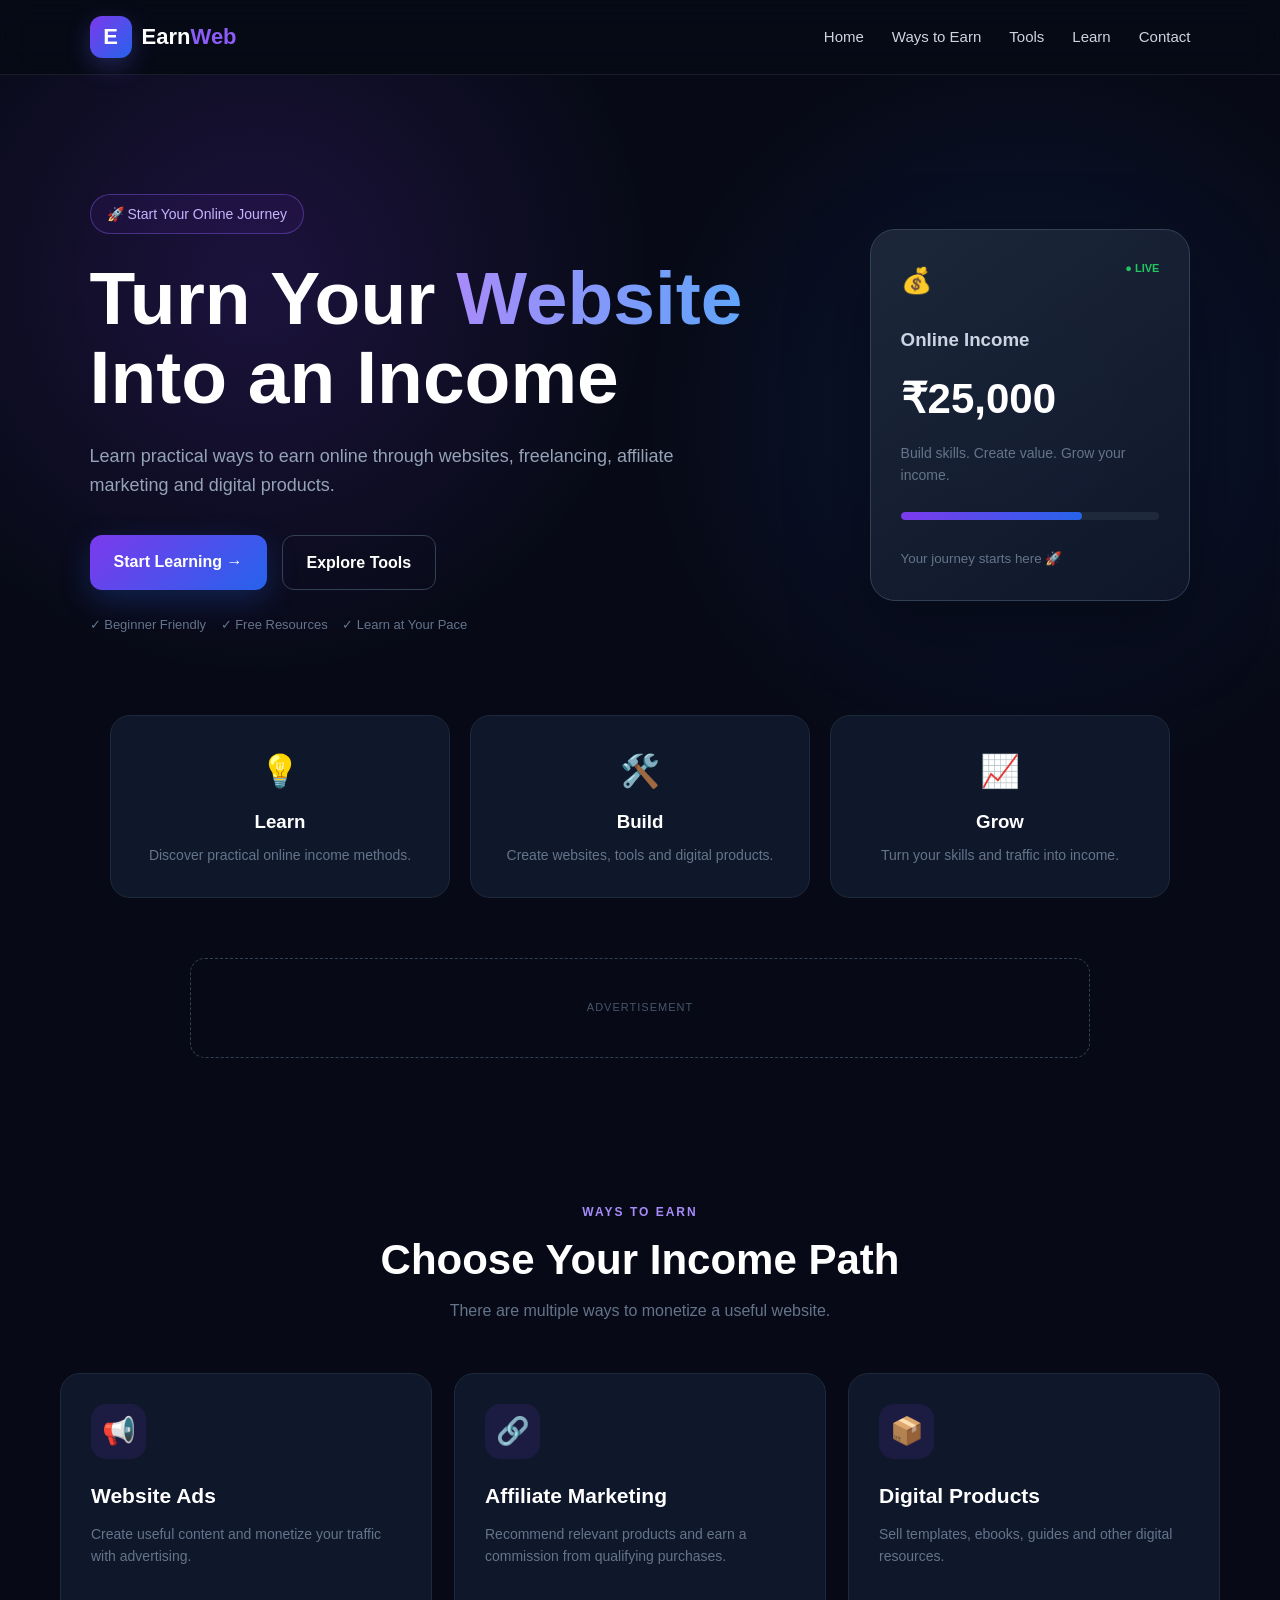
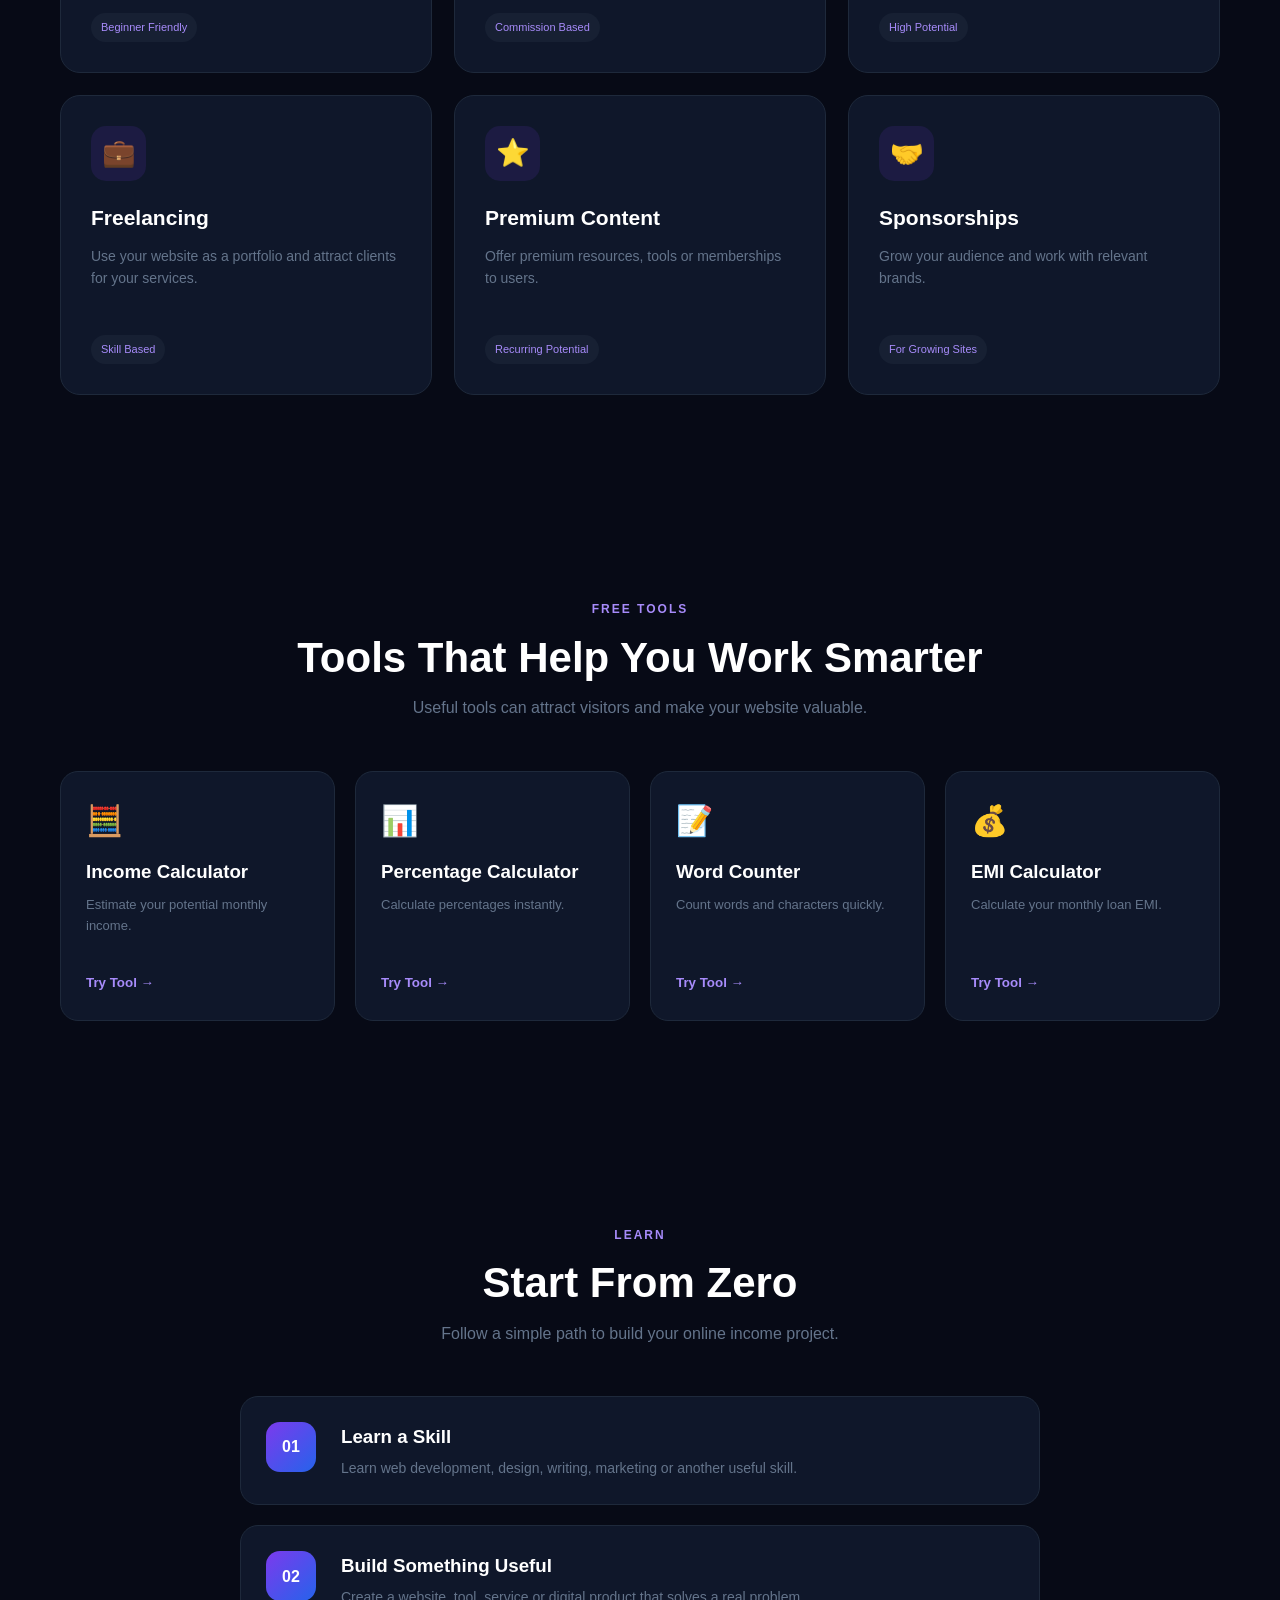
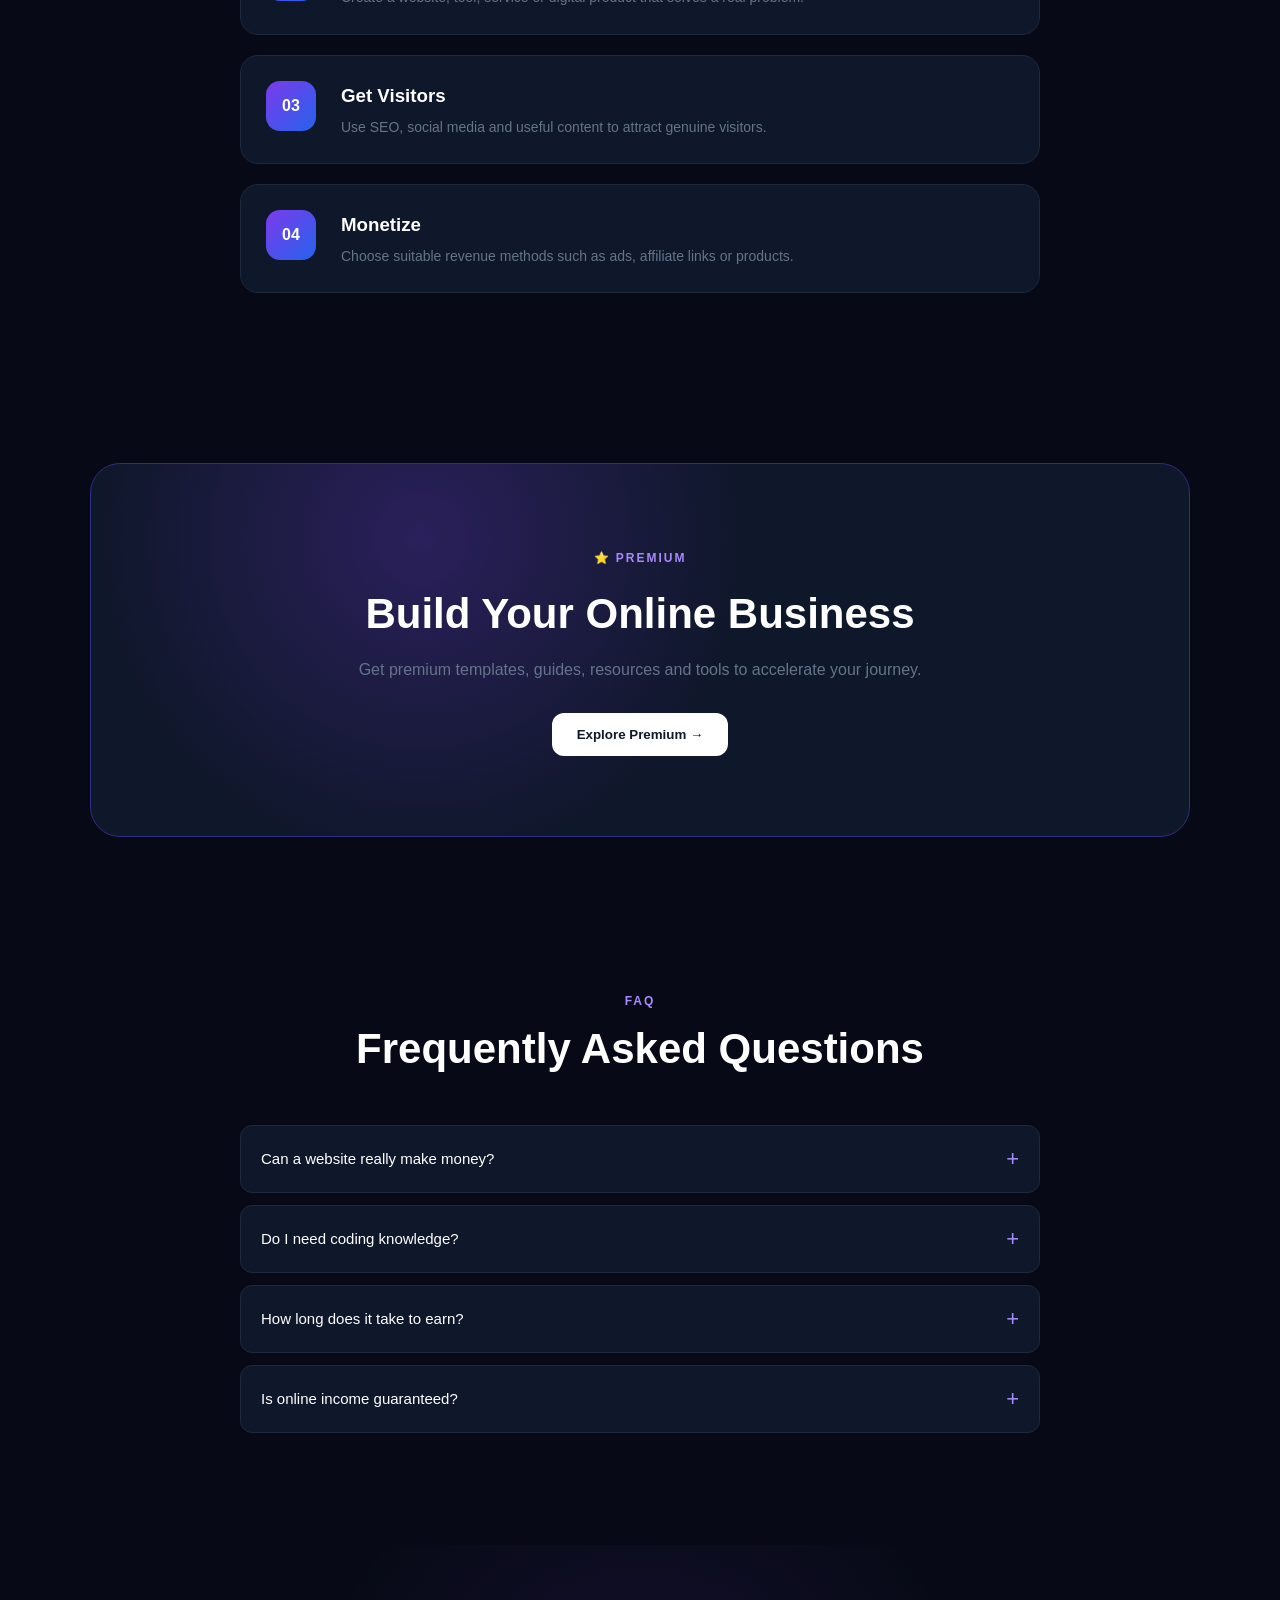
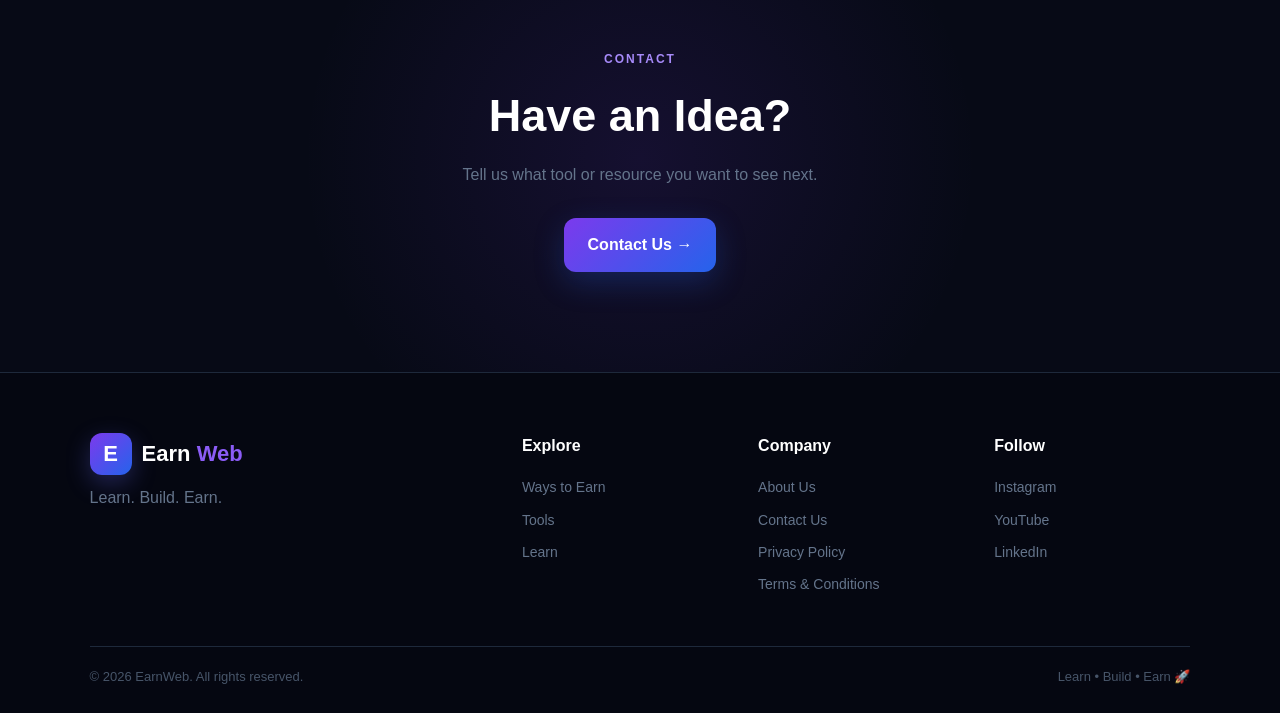
<file: index.html>
<!DOCTYPE html>
<html lang="en">

<head><title>EarnWeb - Learn, Build & Earn Online</title>
     <meta name="google-adsense-account" content="ca-pub-5119094841773310">
<meta name="google-site-verification" content="ImOWUrYf6r80Xmu34FPFIQUb2kxXgEDxqyUUiKmwlkU" />

<meta name="description"
      content="Learn practical ways to earn online through websites, freelancing, affiliate marketing, digital products and useful tools.">

<meta name="keywords"
      content="make money online, website earning, freelancing, affiliate marketing, digital products, online income">

<meta name="robots" content="index, follow">

<meta name="viewport"
      content="width=device-width, initial-scale=1.0">
    <meta charset="UTF-8">

    <meta name="viewport"
          content="width=device-width, initial-scale=1.0">

    <meta name="description"
          content="EarnWeb - Learn practical ways to make money online through websites, freelancing, affiliate marketing and digital products.">

    <title>EarnWeb | Learn • Build • Earn</title>

    <link rel="stylesheet" href="style.css">
</head>

<body>

    <!-- ================= NAVBAR ================= -->

    <header class="navbar">

        <div class="logo">
            <div class="logo-icon">E</div>
            <span>Earn<span class="logo-highlight">Web</span></span>
        </div>

        <nav id="navMenu">

            <a href="#home">Home</a>
            <a href="#ways">Ways to Earn</a>
            <a href="#tools">Tools</a>
            <a href="#learn">Learn</a>
            <a href="#contact">Contact</a>

        </nav>

        <button
            class="menu-btn"
            onclick="toggleMenu()">
            ☰
        </button>

    </header>


    <!-- ================= HERO ================= -->

    <main>

        <section class="hero" id="home">

            <div class="hero-content">

                <div class="hero-badge">
                    🚀 Start Your Online Journey
                </div>

                <h1>
                    Turn Your
                    <span>Website</span>
                    Into an Income
                </h1>

                <p>
                    Learn practical ways to earn online
                    through websites, freelancing,
                    affiliate marketing and digital products.
                </p>

                <div class="hero-buttons">

                    <a
                        href="#ways"
                        class="btn btn-primary">
                        Start Learning →
                    </a>

                    <a
                        href="#tools"
                        class="btn btn-outline">
                        Explore Tools
                    </a>

                </div>

                <div class="hero-note">
                    ✓ Beginner Friendly
                    &nbsp;&nbsp;
                    ✓ Free Resources
                    &nbsp;&nbsp;
                    ✓ Learn at Your Pace
                </div>

            </div>


            <!-- HERO CARD -->

            <div class="hero-card">

                <div class="card-top">

                    <span>💰</span>

                    <span class="live">
                        ● LIVE
                    </span>

                </div>

                <h3>
                    Online Income
                </h3>

                <div class="income-number">
                    ₹<span id="incomeCounter">0</span>
                </div>

                <p>
                    Build skills. Create value.
                    Grow your income.
                </p>

                <div class="progress">

                    <div class="progress-bar"></div>

                </div>

                <small>
                    Your journey starts here 🚀
                </small>

            </div>

        </section>


        <!-- ================= STATS ================= -->

        <section class="stats">

            <div class="stat-card">

                <div class="stat-icon">💡</div>

                <h3>Learn</h3>

                <p>
                    Discover practical online
                    income methods.
                </p>

            </div>


            <div class="stat-card">

                <div class="stat-icon">🛠️</div>

                <h3>Build</h3>

                <p>
                    Create websites, tools and
                    digital products.
                </p>

            </div>


            <div class="stat-card">

                <div class="stat-icon">📈</div>

                <h3>Grow</h3>

                <p>
                    Turn your skills and traffic
                    into income.
                </p>

            </div>

        </section>


        <!-- ================= ADVERTISEMENT ================= -->

        <div class="ad-container">

            <span>ADVERTISEMENT</span>

        </div>


        <!-- ================= WAYS TO EARN ================= -->

        <section
            class="section"
            id="ways">

            <div class="section-title">

                <span>WAYS TO EARN</span>

                <h2>
                    Choose Your Income Path
                </h2>

                <p>
                    There are multiple ways to monetize
                    a useful website.
                </p>

            </div>


            <div class="earning-grid">


                <!-- ADS -->

                <article class="earning-card">

                    <div class="earning-icon">
                        📢
                    </div>

                    <h3>
                        Website Ads
                    </h3>

                    <p>
                        Create useful content and
                        monetize your traffic with
                        advertising.
                    </p>

                    <div class="earning-tag">
                        Beginner Friendly
                    </div>

                </article>


                <!-- AFFILIATE -->

                <article class="earning-card">

                    <div class="earning-icon">
                        🔗
                    </div>

                    <h3>
                        Affiliate Marketing
                    </h3>

                    <p>
                        Recommend relevant products
                        and earn a commission from
                        qualifying purchases.
                    </p>

                    <div class="earning-tag">
                        Commission Based
                    </div>

                </article>


                <!-- DIGITAL PRODUCTS -->

                <article class="earning-card">

                    <div class="earning-icon">
                        📦
                    </div>

                    <h3>
                        Digital Products
                    </h3>

                    <p>
                        Sell templates, ebooks,
                        guides and other digital
                        resources.
                    </p>

                    <div class="earning-tag">
                        High Potential
                    </div>

                </article>


                <!-- FREELANCING -->

                <article class="earning-card">

                    <div class="earning-icon">
                        💼
                    </div>

                    <h3>
                        Freelancing
                    </h3>

                    <p>
                        Use your website as a portfolio
                        and attract clients for your
                        services.
                    </p>

                    <div class="earning-tag">
                        Skill Based
                    </div>

                </article>


                <!-- PREMIUM -->

                <article class="earning-card">

                    <div class="earning-icon">
                        ⭐
                    </div>

                    <h3>
                        Premium Content
                    </h3>

                    <p>
                        Offer premium resources,
                        tools or memberships to users.
                    </p>

                    <div class="earning-tag">
                        Recurring Potential
                    </div>

                </article>


                <!-- SPONSOR -->

                <article class="earning-card">

                    <div class="earning-icon">
                        🤝
                    </div>

                    <h3>
                        Sponsorships
                    </h3>

                    <p>
                        Grow your audience and work
                        with relevant brands.
                    </p>

                    <div class="earning-tag">
                        For Growing Sites
                    </div>

                </article>

            </div>

        </section>


        <!-- ================= TOOLS ================= -->

        <section
            class="section tools-section"
            id="tools">

            <div class="section-title">

                <span>FREE TOOLS</span>

                <h2>
                    Tools That Help You Work Smarter
                </h2>

                <p>
                    Useful tools can attract visitors
                    and make your website valuable.
                </p>

            </div>


            <div class="tools-grid">


                <div class="tool-box">

                    <div>🧮</div>

                    <h3>
                        Income Calculator
                    </h3>

                    <p>
                        Estimate your potential
                        monthly income.
                    </p>

                    <button onclick="openIncomeCalculator()">
                        Try Tool →
                    </button>

                </div>


                <div class="tool-box">

                    <div>📊</div>

                    <h3>
                        Percentage Calculator
                    </h3>

                    <p>
                        Calculate percentages
                        instantly.
                    </p>

                    <button onclick="openPercentageCalculator()">
                        Try Tool →
                    </button>

                </div>


                <div class="tool-box">

                    <div>📝</div>

                    <h3>
                        Word Counter
                    </h3>

                    <p>
                        Count words and characters
                        quickly.
                    </p>

                    <button onclick="openWordCounter()">
                        Try Tool →
                    </button>

                </div>


                <div class="tool-box">

                    <div>💰</div>

                    <h3>
                        EMI Calculator
                    </h3>

                    <p>
                        Calculate your monthly
                        loan EMI.
                    </p>

                    <button onclick="openEMICalculator()">
                        Try Tool →
                    </button>

                </div>

            </div>

        </section>


        <!-- ================= LEARN ================= -->

        <section
            class="section learn-section"
            id="learn">

            <div class="section-title">

                <span>LEARN</span>

                <h2>
                    Start From Zero
                </h2>

                <p>
                    Follow a simple path to build
                    your online income project.
                </p>

            </div>


            <div class="roadmap">


                <div class="roadmap-item">

                    <div class="number">
                        01
                    </div>

                    <div>

                        <h3>
                            Learn a Skill
                        </h3>

                        <p>
                            Learn web development,
                            design, writing, marketing
                            or another useful skill.
                        </p>

                    </div>

                </div>


                <div class="roadmap-item">

                    <div class="number">
                        02
                    </div>

                    <div>

                        <h3>
                            Build Something Useful
                        </h3>

                        <p>
                            Create a website, tool,
                            service or digital product
                            that solves a real problem.
                        </p>

                    </div>

                </div>


                <div class="roadmap-item">

                    <div class="number">
                        03
                    </div>

                    <div>

                        <h3>
                            Get Visitors
                        </h3>

                        <p>
                            Use SEO, social media and
                            useful content to attract
                            genuine visitors.
                        </p>

                    </div>

                </div>


                <div class="roadmap-item">

                    <div class="number">
                        04
                    </div>

                    <div>

                        <h3>
                            Monetize
                        </h3>

                        <p>
                            Choose suitable revenue
                            methods such as ads,
                            affiliate links or products.
                        </p>

                    </div>

                </div>

            </div>

        </section>


        <!-- ================= PREMIUM ================= -->

        <section class="premium">

            <div class="premium-content">

                <span>
                    ⭐ PREMIUM
                </span>

                <h2>
                    Build Your Online Business
                </h2>

                <p>
                    Get premium templates, guides,
                    resources and tools to accelerate
                    your journey.
                </p>

                <button
                    class="premium-btn"
                    onclick="showPremiumMessage()">

                    Explore Premium →

                </button>

            </div>

        </section>


        <!-- ================= FAQ ================= -->

        <section class="section faq-section">

            <div class="section-title">

                <span>FAQ</span>

                <h2>
                    Frequently Asked Questions
                </h2>

            </div>


            <div class="faq-container">


                <div class="faq">

                    <button onclick="toggleFAQ(this)">
                        Can a website really make money?
                        <span>+</span>
                    </button>

                    <div class="faq-answer">

                        Yes. A website can generate revenue
                        through advertising, affiliate
                        marketing, digital products,
                        services and other legitimate
                        business models.

                    </div>

                </div>


                <div class="faq">

                    <button onclick="toggleFAQ(this)">
                        Do I need coding knowledge?
                        <span>+</span>
                    </button>

                    <div class="faq-answer">

                        Not always. Website builders can
                        help beginners, while learning HTML,
                        CSS and JavaScript gives you much
                        more control.

                    </div>

                </div>


                <div class="faq">

                    <button onclick="toggleFAQ(this)">
                        How long does it take to earn?
                        <span>+</span>
                    </button>

                    <div class="faq-answer">

                        There is no guaranteed timeline.
                        Building traffic, trust and useful
                        content usually takes consistent
                        effort over time.

                    </div>

                </div>


                <div class="faq">

                    <button onclick="toggleFAQ(this)">
                        Is online income guaranteed?
                        <span>+</span>
                    </button>

                    <div class="faq-answer">

                        No. Avoid websites or schemes that
                        promise guaranteed profits. Focus
                        on creating real value for users.

                    </div>

                </div>

            </div>

        </section>


        <!-- ================= CONTACT ================= -->

        <section
            class="contact-section"
            id="contact">

            <div class="contact-content">

                <span>
                    CONTACT
                </span>

                <h2>
                    Have an Idea?
                </h2>

                <p>
                    Tell us what tool or resource
                    you want to see next.
                </p>

               <a
    href="mailto:narayanan102004@gmail.com"
    class="btn btn-primary">

    Contact Us →

</a>

            </div>

        </section>

    </main>


    <!-- ================= FOOTER ================= -->

    <footer>

        <div class="footer-main">

            <div class="footer-brand">

                <div class="logo">

                    <div class="logo-icon">
                        E
                    </div>

                    <span>
                        Earn<span class="logo-highlight">
                            Web
                        </span>
                    </span>

                </div>

                <p>
                    Learn. Build. Earn.
                </p>

            </div>


            <div class="footer-column">

                <h4>Explore</h4>

                <a href="#ways">
                    Ways to Earn
                </a>

                <a href="#tools">
                    Tools
                </a>

                <a href="#learn">
                    Learn
                </a>

            </div>


           <div class="footer-column">

    <h4>Company</h4>

    <a href="about.html">
        About Us
    </a>

    <a href="contact.html">
        Contact Us
    </a>

    <a href="privacy.html">
        Privacy Policy
    </a>

    <a href="terms.html">
        Terms & Conditions
    </a>

</div>

            <div class="footer-column">

                <h4>Follow</h4>

                <a href="#">
                    Instagram
                </a>

                <a href="#">
                    YouTube
                </a>

                <a href="#">
                    LinkedIn
                </a>

            </div>

        </div>


        <div class="footer-bottom">

            <p>
                © 2026 EarnWeb. All rights reserved.
            </p>

            <p>
                Learn • Build • Earn 🚀
            </p>

        </div>

    </footer>


    <!-- ================= TOOL MODAL ================= -->

    <div
        id="toolModal"
        class="modal">

        <div class="modal-content">

            <button
                class="close-btn"
                onclick="closeTool()">
                ×
            </button>

            <div id="modalContent"></div>

        </div>

    </div>


    <script src="script.js"></script>

</body>

</html>
</file>
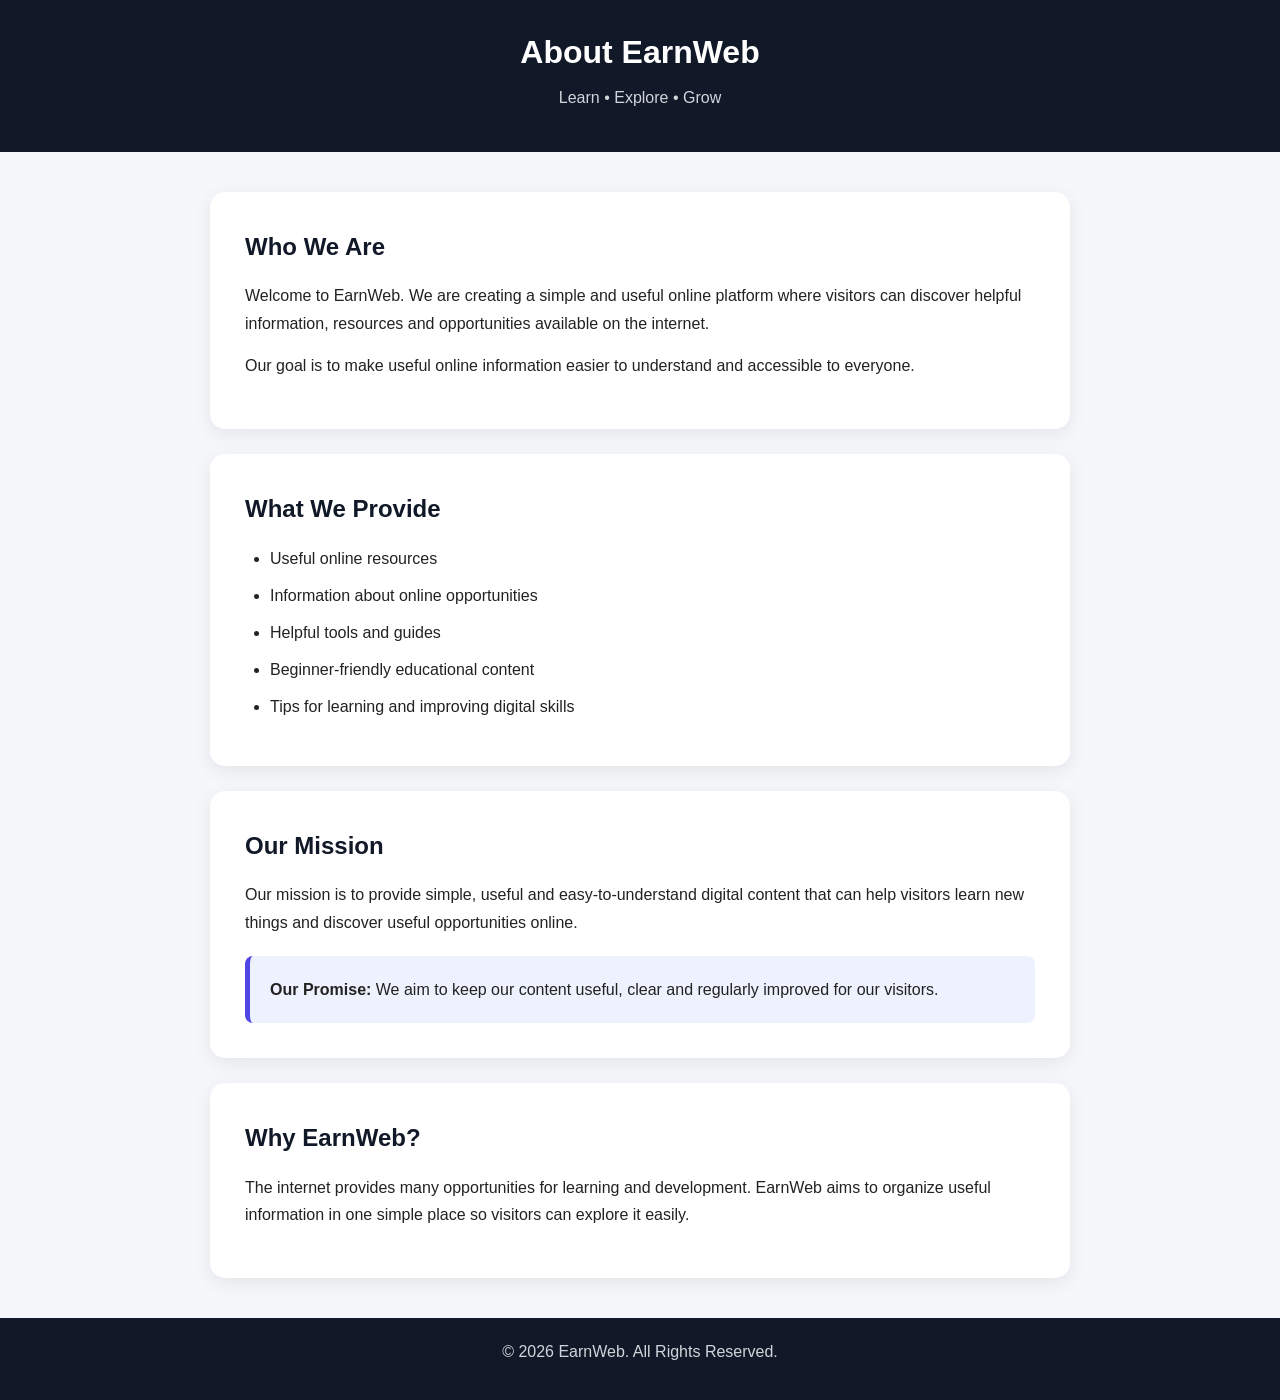
<file: about.html>
<!DOCTYPE html>
<html lang="en">
<head>
    <meta charset="UTF-8">
    <meta name="viewport" content="width=device-width, initial-scale=1.0">

    <title>About Us - EarnWeb</title>

    <meta name="description" content="Learn more about EarnWeb, a website providing useful information, tools and resources to help users learn and explore online opportunities.">

    <style>
        * {
            margin: 0;
            padding: 0;
            box-sizing: border-box;
        }

        body {
            font-family: Arial, sans-serif;
            background: #f5f7fb;
            color: #222;
            line-height: 1.7;
        }

        header {
            background: #111827;
            color: white;
            padding: 25px 20px;
            text-align: center;
        }

        header h1 {
            font-size: 32px;
            margin-bottom: 5px;
        }

        header p {
            color: #d1d5db;
        }

        .container {
            max-width: 900px;
            margin: 40px auto;
            padding: 0 20px;
        }

        .card {
            background: white;
            padding: 35px;
            margin-bottom: 25px;
            border-radius: 15px;
            box-shadow: 0 5px 20px rgba(0, 0, 0, 0.08);
        }

        h2 {
            color: #111827;
            margin-bottom: 15px;
        }

        p {
            margin-bottom: 15px;
        }

        ul {
            padding-left: 25px;
        }

        li {
            margin-bottom: 10px;
        }

        .highlight {
            background: #eef2ff;
            border-left: 5px solid #4f46e5;
            padding: 20px;
            border-radius: 8px;
            margin-top: 20px;
        }

        footer {
            text-align: center;
            background: #111827;
            color: #d1d5db;
            padding: 20px;
            margin-top: 40px;
        }

        a {
            color: #4f46e5;
            text-decoration: none;
        }

        @media (max-width: 600px) {
            header h1 {
                font-size: 26px;
            }

            .card {
                padding: 25px;
            }
        }
    </style>
</head>

<body>

<header>
    <h1>About EarnWeb</h1>
    <p>Learn • Explore • Grow</p>
</header>

<div class="container">

    <div class="card">
        <h2>Who We Are</h2>

        <p>
            Welcome to EarnWeb. We are creating a simple and useful online
            platform where visitors can discover helpful information,
            resources and opportunities available on the internet.
        </p>

        <p>
            Our goal is to make useful online information easier to understand
            and accessible to everyone.
        </p>
    </div>

    <div class="card">
        <h2>What We Provide</h2>

        <ul>
            <li>Useful online resources</li>
            <li>Information about online opportunities</li>
            <li>Helpful tools and guides</li>
            <li>Beginner-friendly educational content</li>
            <li>Tips for learning and improving digital skills</li>
        </ul>
    </div>

    <div class="card">
        <h2>Our Mission</h2>

        <p>
            Our mission is to provide simple, useful and easy-to-understand
            digital content that can help visitors learn new things and
            discover useful opportunities online.
        </p>

        <div class="highlight">
            <strong>Our Promise:</strong>
            We aim to keep our content useful, clear and regularly improved
            for our visitors.
        </div>
    </div>

    <div class="card">
        <h2>Why EarnWeb?</h2>

        <p>
            The internet provides many opportunities for learning and
            development. EarnWeb aims to organize useful information in one
            simple place so visitors can explore it easily.
        </p>
    </div>

</div>

<footer>
    <p>© 2026 EarnWeb. All Rights Reserved.</p>
</footer>

</body>
</html>
</file>
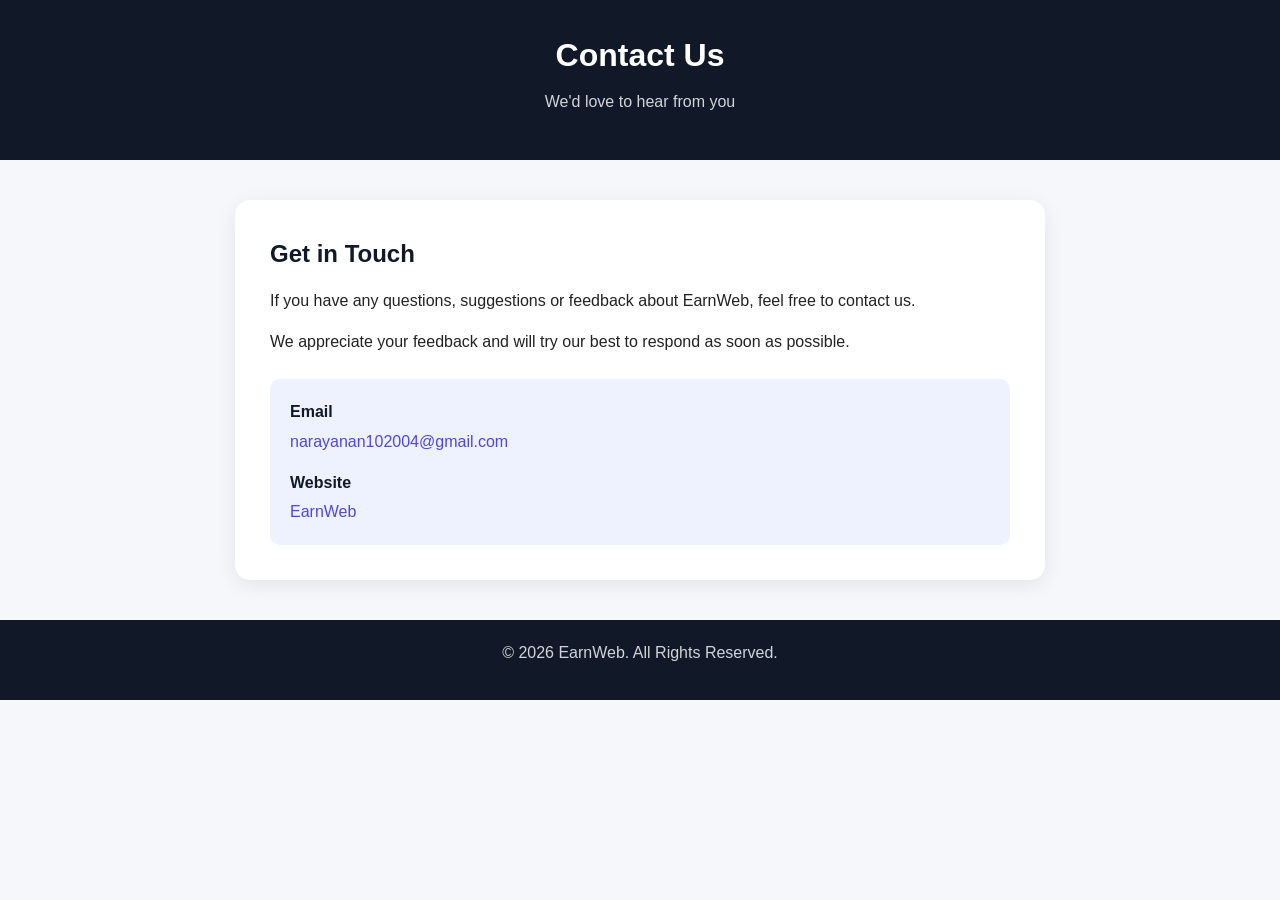
<file: contact.html>
<!DOCTYPE html>
<html lang="en">
<head>
    <meta charset="UTF-8">
    <meta name="viewport" content="width=device-width, initial-scale=1.0">

    <title>Contact Us - EarnWeb</title>

    <meta name="description" content="Contact EarnWeb for questions, feedback and suggestions.">

    <style>
        * {
            margin: 0;
            padding: 0;
            box-sizing: border-box;
        }

        body {
            font-family: Arial, sans-serif;
            background: #f5f7fb;
            color: #222;
            line-height: 1.6;
        }

        header {
            background: #111827;
            color: white;
            text-align: center;
            padding: 30px 20px;
        }

        header h1 {
            font-size: 32px;
            margin-bottom: 8px;
        }

        header p {
            color: #d1d5db;
        }

        .container {
            max-width: 850px;
            margin: 40px auto;
            padding: 0 20px;
        }

        .card {
            background: white;
            padding: 35px;
            border-radius: 15px;
            box-shadow: 0 5px 20px rgba(0, 0, 0, 0.08);
        }

        h2 {
            margin-bottom: 15px;
            color: #111827;
        }

        p {
            margin-bottom: 15px;
        }

        .contact-box {
            background: #eef2ff;
            padding: 20px;
            border-radius: 10px;
            margin-top: 25px;
        }

        .contact-item {
            margin-bottom: 15px;
        }

        .contact-item:last-child {
            margin-bottom: 0;
        }

        .contact-item strong {
            display: block;
            color: #111827;
            margin-bottom: 4px;
        }

        a {
            color: #4f46e5;
            text-decoration: none;
        }

        a:hover {
            text-decoration: underline;
        }

        footer {
            margin-top: 40px;
            background: #111827;
            color: #d1d5db;
            text-align: center;
            padding: 20px;
        }

        @media (max-width: 600px) {
            header h1 {
                font-size: 26px;
            }

            .card {
                padding: 25px;
            }
        }
    </style>
</head>

<body>

<header>
    <h1>Contact Us</h1>
    <p>We'd love to hear from you</p>
</header>

<div class="container">

    <div class="card">

        <h2>Get in Touch</h2>

        <p>
            If you have any questions, suggestions or feedback about EarnWeb,
            feel free to contact us.
        </p>

        <p>
            We appreciate your feedback and will try our best to respond
            as soon as possible.
        </p>

        <div class="contact-box">

            <div class="contact-item">
                <strong>Email</strong>
                <a href="mailto:narayanan102004@gmail.com">
                    narayanan102004@gmail.com
                </a>
            </div>

            <div class="contact-item">
                <strong>Website</strong>
                <a href="https://nandha-004.github.io/EarnWeb/">
                    EarnWeb
                </a>
            </div>

        </div>

    </div>

</div>

<footer>
    <p>© 2026 EarnWeb. All Rights Reserved.</p>
</footer>

</body>
</html>
</file>
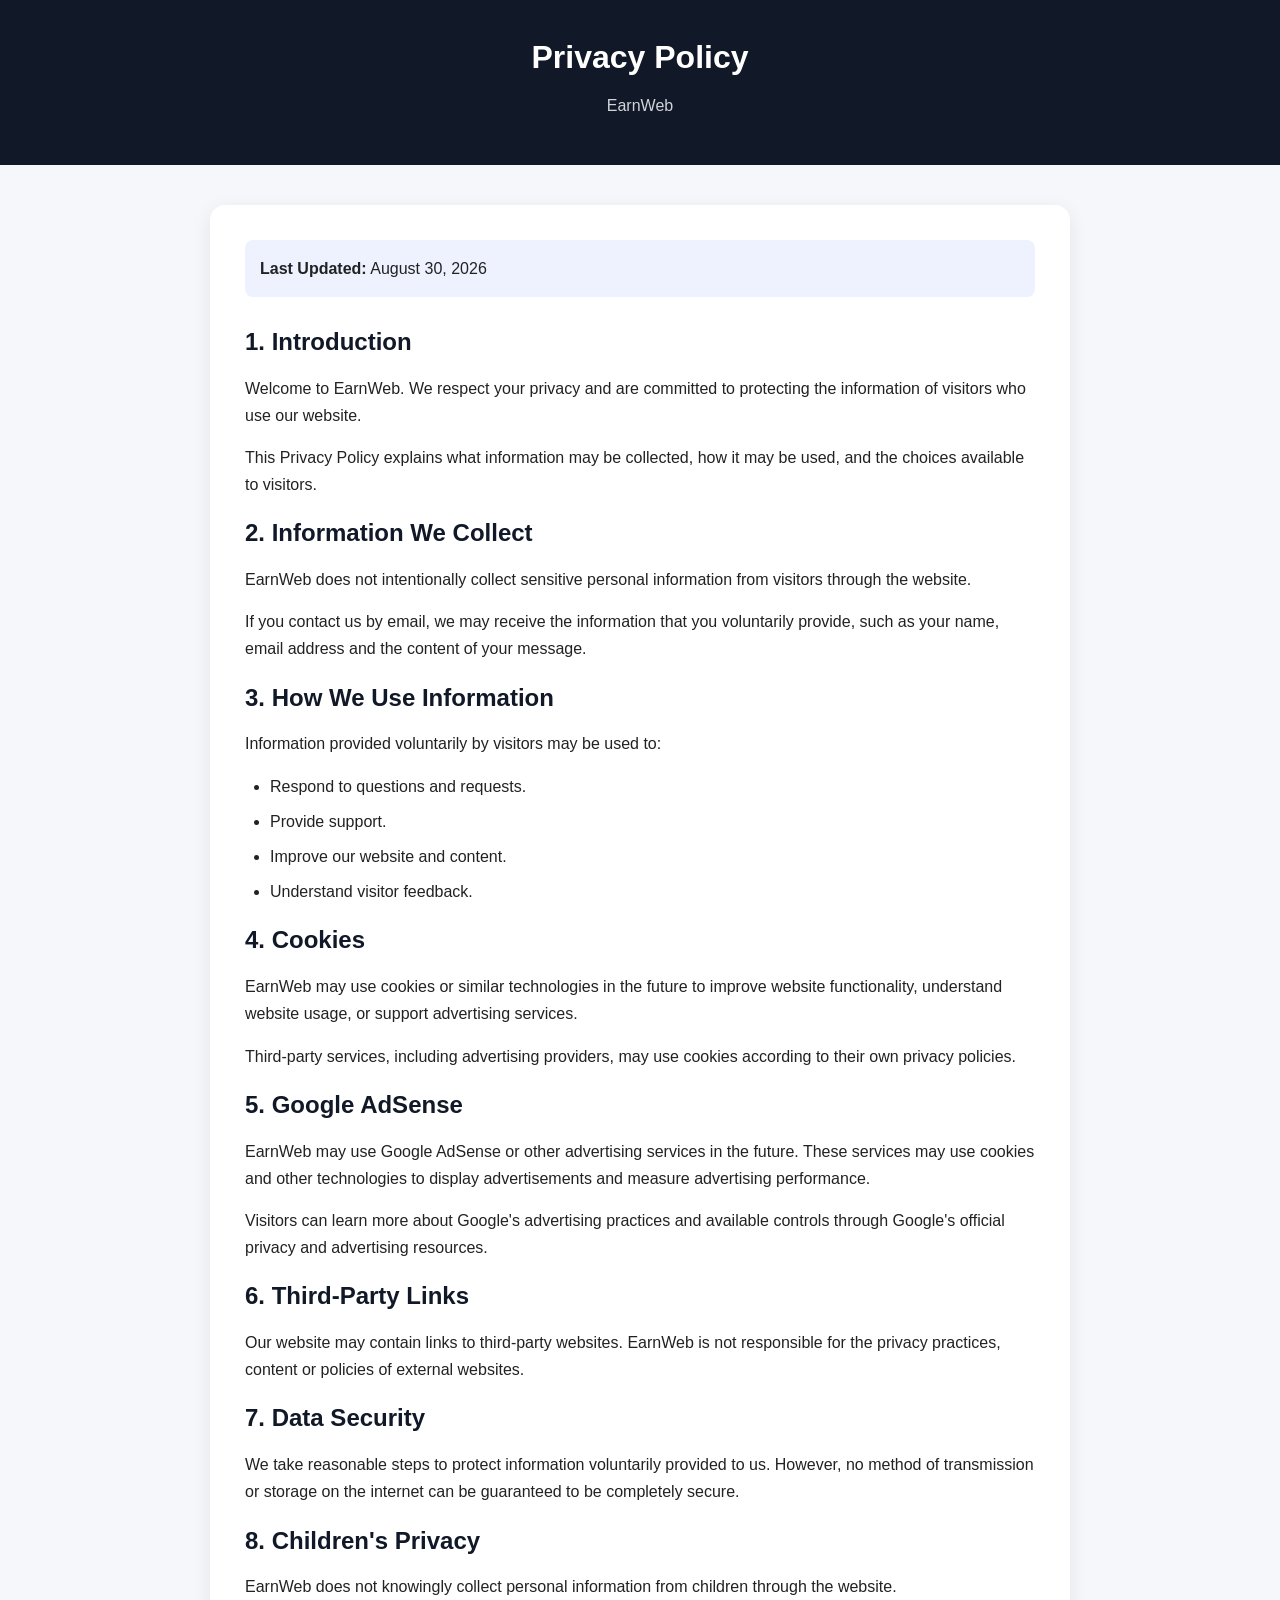
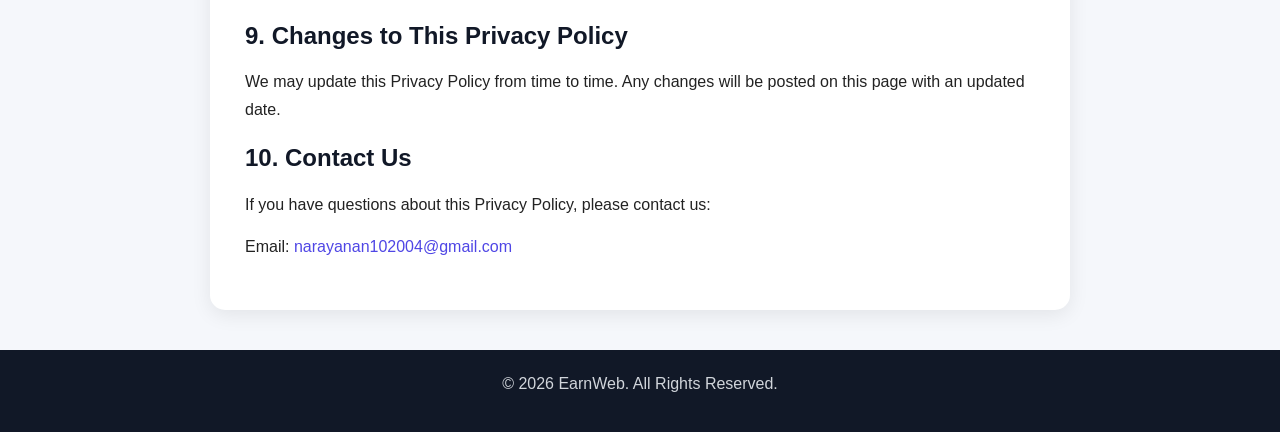
<file: privacy.html>
<!DOCTYPE html>
<html lang="en">
<head>
    <meta charset="UTF-8">
    <meta name="viewport" content="width=device-width, initial-scale=1.0">

    <title>Privacy Policy - EarnWeb</title>

    <meta name="description" content="Read the Privacy Policy of EarnWeb and learn how we handle information and protect visitor privacy.">

    <style>
        * {
            margin: 0;
            padding: 0;
            box-sizing: border-box;
        }

        body {
            font-family: Arial, sans-serif;
            background: #f5f7fb;
            color: #222;
            line-height: 1.7;
        }

        header {
            background: #111827;
            color: white;
            text-align: center;
            padding: 30px 20px;
        }

        header h1 {
            font-size: 32px;
            margin-bottom: 8px;
        }

        header p {
            color: #d1d5db;
        }

        .container {
            max-width: 900px;
            margin: 40px auto;
            padding: 0 20px;
        }

        .card {
            background: white;
            padding: 35px;
            border-radius: 15px;
            box-shadow: 0 5px 20px rgba(0, 0, 0, 0.08);
            margin-bottom: 25px;
        }

        h2 {
            color: #111827;
            margin-bottom: 12px;
            margin-top: 5px;
        }

        p {
            margin-bottom: 15px;
        }

        ul {
            padding-left: 25px;
            margin-bottom: 15px;
        }

        li {
            margin-bottom: 8px;
        }

        a {
            color: #4f46e5;
            text-decoration: none;
        }

        a:hover {
            text-decoration: underline;
        }

        .updated {
            background: #eef2ff;
            padding: 15px;
            border-radius: 8px;
            margin-bottom: 25px;
        }

        footer {
            margin-top: 40px;
            background: #111827;
            color: #d1d5db;
            text-align: center;
            padding: 20px;
        }

        @media (max-width: 600px) {
            header h1 {
                font-size: 26px;
            }

            .card {
                padding: 25px;
            }
        }
    </style>
</head>

<body>

<header>
    <h1>Privacy Policy</h1>
    <p>EarnWeb</p>
</header>

<div class="container">

    <div class="card">

        <div class="updated">
            <strong>Last Updated:</strong> August 30, 2026
        </div>

        <h2>1. Introduction</h2>

        <p>
            Welcome to EarnWeb. We respect your privacy and are committed
            to protecting the information of visitors who use our website.
        </p>

        <p>
            This Privacy Policy explains what information may be collected,
            how it may be used, and the choices available to visitors.
        </p>

        <h2>2. Information We Collect</h2>

        <p>
            EarnWeb does not intentionally collect sensitive personal
            information from visitors through the website.
        </p>

        <p>
            If you contact us by email, we may receive the information that
            you voluntarily provide, such as your name, email address and
            the content of your message.
        </p>

        <h2>3. How We Use Information</h2>

        <p>
            Information provided voluntarily by visitors may be used to:
        </p>

        <ul>
            <li>Respond to questions and requests.</li>
            <li>Provide support.</li>
            <li>Improve our website and content.</li>
            <li>Understand visitor feedback.</li>
        </ul>

        <h2>4. Cookies</h2>

        <p>
            EarnWeb may use cookies or similar technologies in the future
            to improve website functionality, understand website usage,
            or support advertising services.
        </p>

        <p>
            Third-party services, including advertising providers, may use
            cookies according to their own privacy policies.
        </p>

        <h2>5. Google AdSense</h2>

        <p>
            EarnWeb may use Google AdSense or other advertising services
            in the future. These services may use cookies and other
            technologies to display advertisements and measure advertising
            performance.
        </p>

        <p>
            Visitors can learn more about Google's advertising practices
            and available controls through Google's official privacy and
            advertising resources.
        </p>

        <h2>6. Third-Party Links</h2>

        <p>
            Our website may contain links to third-party websites.
            EarnWeb is not responsible for the privacy practices,
            content or policies of external websites.
        </p>

        <h2>7. Data Security</h2>

        <p>
            We take reasonable steps to protect information voluntarily
            provided to us. However, no method of transmission or storage
            on the internet can be guaranteed to be completely secure.
        </p>

        <h2>8. Children's Privacy</h2>

        <p>
            EarnWeb does not knowingly collect personal information from
            children through the website.
        </p>

        <h2>9. Changes to This Privacy Policy</h2>

        <p>
            We may update this Privacy Policy from time to time.
            Any changes will be posted on this page with an updated date.
        </p>

        <h2>10. Contact Us</h2>

        <p>
            If you have questions about this Privacy Policy, please contact us:
        </p>

        <p>
            Email:
            <a href="mailto:narayanan102004@gmail.com">
                narayanan102004@gmail.com
            </a>
        </p>

    </div>

</div>

<footer>
    <p>© 2026 EarnWeb. All Rights Reserved.</p>
</footer>

</body>
</html>
</file>
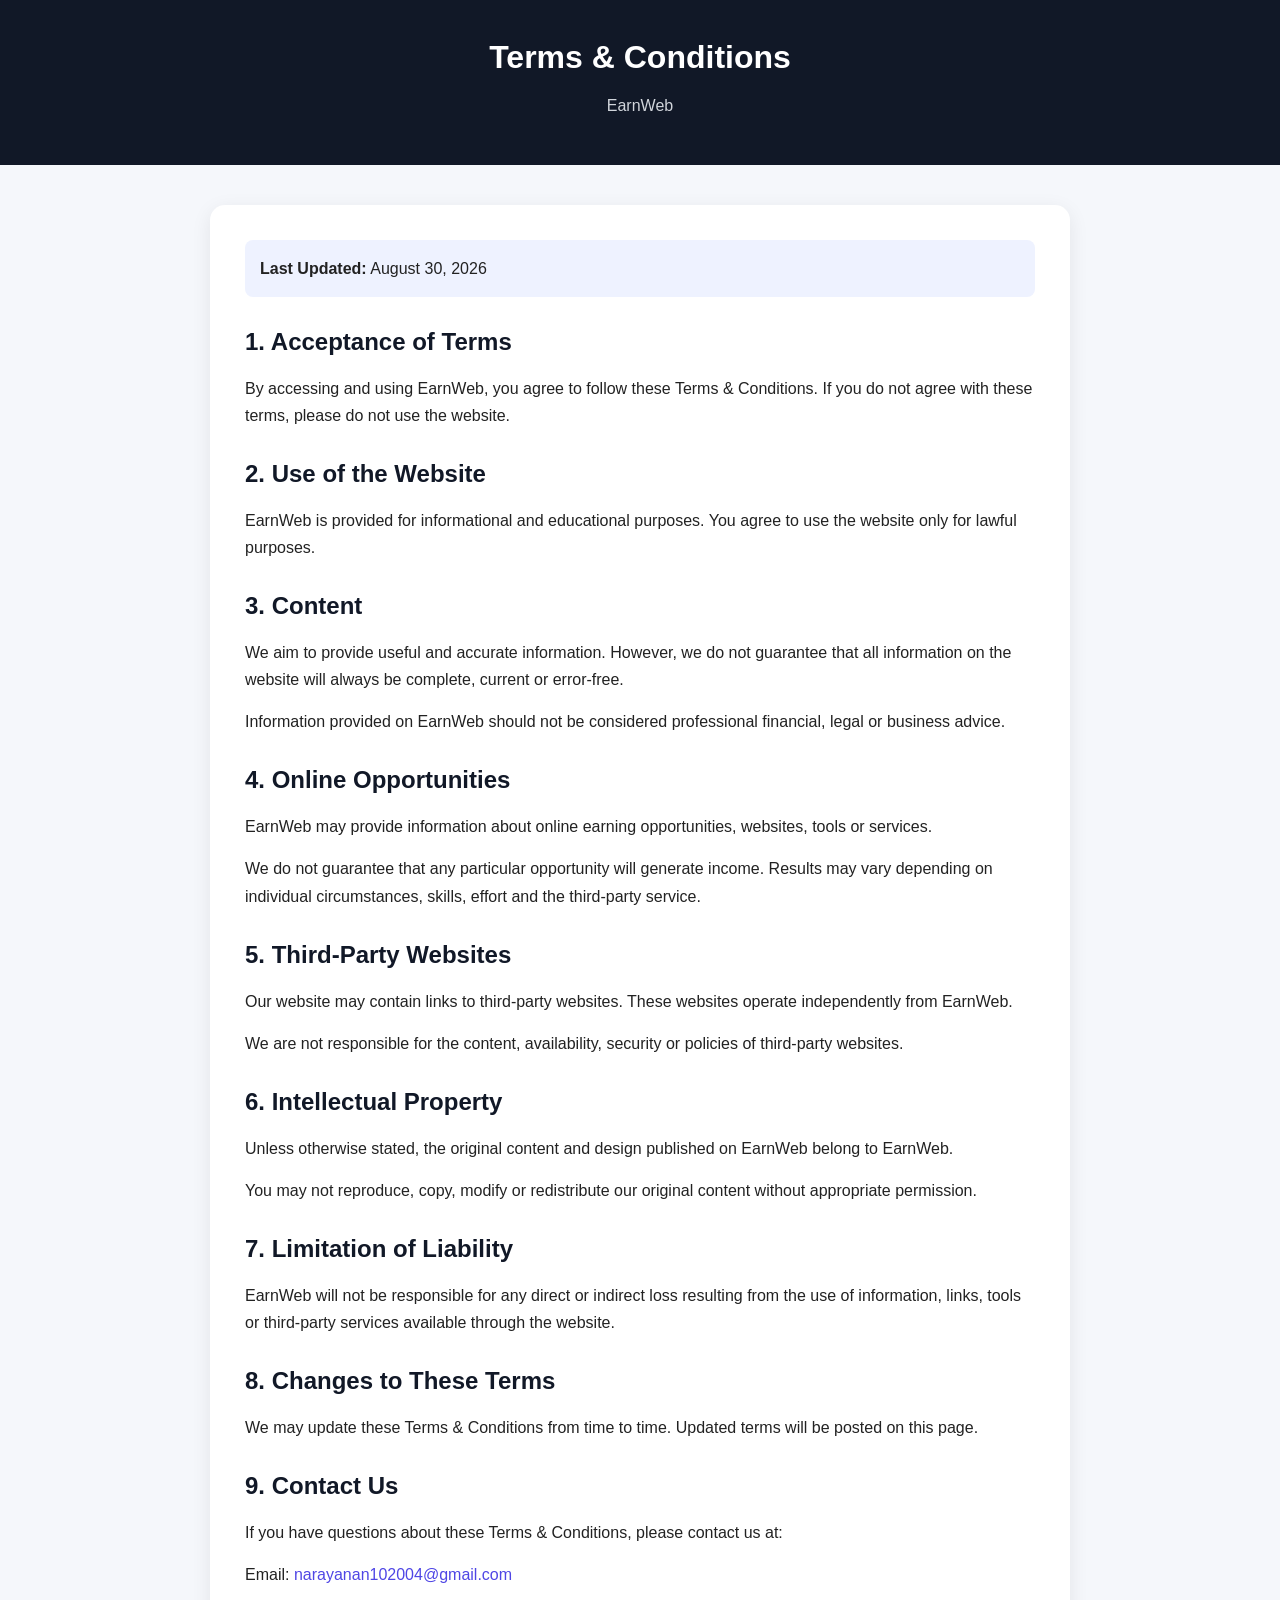
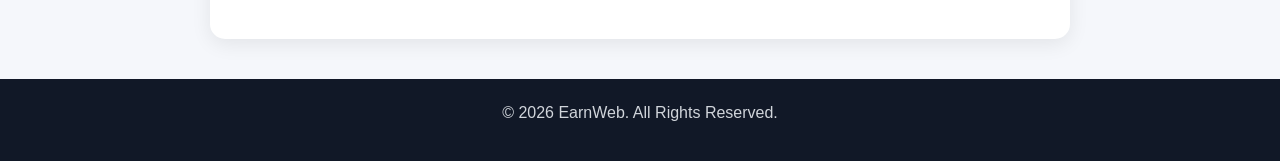
<file: terms.html>
<!DOCTYPE html>
<html lang="en">
<head>
    <meta charset="UTF-8">
    <meta name="viewport" content="width=device-width, initial-scale=1.0">

    <title>Terms & Conditions - EarnWeb</title>

    <meta name="description" content="Read the Terms and Conditions for using the EarnWeb website.">

    <style>
        * {
            margin: 0;
            padding: 0;
            box-sizing: border-box;
        }

        body {
            font-family: Arial, sans-serif;
            background: #f5f7fb;
            color: #222;
            line-height: 1.7;
        }

        header {
            background: #111827;
            color: white;
            text-align: center;
            padding: 30px 20px;
        }

        header h1 {
            font-size: 32px;
            margin-bottom: 8px;
        }

        header p {
            color: #d1d5db;
        }

        .container {
            max-width: 900px;
            margin: 40px auto;
            padding: 0 20px;
        }

        .card {
            background: white;
            padding: 35px;
            border-radius: 15px;
            box-shadow: 0 5px 20px rgba(0, 0, 0, 0.08);
        }

        h2 {
            color: #111827;
            margin-top: 25px;
            margin-bottom: 12px;
        }

        h2:first-child {
            margin-top: 0;
        }

        p {
            margin-bottom: 15px;
        }

        ul {
            padding-left: 25px;
            margin-bottom: 15px;
        }

        li {
            margin-bottom: 8px;
        }

        a {
            color: #4f46e5;
            text-decoration: none;
        }

        a:hover {
            text-decoration: underline;
        }

        .updated {
            background: #eef2ff;
            padding: 15px;
            border-radius: 8px;
            margin-bottom: 25px;
        }

        footer {
            margin-top: 40px;
            background: #111827;
            color: #d1d5db;
            text-align: center;
            padding: 20px;
        }

        @media (max-width: 600px) {
            header h1 {
                font-size: 26px;
            }

            .card {
                padding: 25px;
            }
        }
    </style>
</head>

<body>

<header>
    <h1>Terms & Conditions</h1>
    <p>EarnWeb</p>
</header>

<div class="container">

    <div class="card">

        <div class="updated">
            <strong>Last Updated:</strong> August 30, 2026
        </div>

        <h2>1. Acceptance of Terms</h2>

        <p>
            By accessing and using EarnWeb, you agree to follow these
            Terms & Conditions. If you do not agree with these terms,
            please do not use the website.
        </p>

        <h2>2. Use of the Website</h2>

        <p>
            EarnWeb is provided for informational and educational purposes.
            You agree to use the website only for lawful purposes.
        </p>

        <h2>3. Content</h2>

        <p>
            We aim to provide useful and accurate information. However,
            we do not guarantee that all information on the website will
            always be complete, current or error-free.
        </p>

        <p>
            Information provided on EarnWeb should not be considered
            professional financial, legal or business advice.
        </p>

        <h2>4. Online Opportunities</h2>

        <p>
            EarnWeb may provide information about online earning
            opportunities, websites, tools or services.
        </p>

        <p>
            We do not guarantee that any particular opportunity will
            generate income. Results may vary depending on individual
            circumstances, skills, effort and the third-party service.
        </p>

        <h2>5. Third-Party Websites</h2>

        <p>
            Our website may contain links to third-party websites.
            These websites operate independently from EarnWeb.
        </p>

        <p>
            We are not responsible for the content, availability,
            security or policies of third-party websites.
        </p>

        <h2>6. Intellectual Property</h2>

        <p>
            Unless otherwise stated, the original content and design
            published on EarnWeb belong to EarnWeb.
        </p>

        <p>
            You may not reproduce, copy, modify or redistribute our
            original content without appropriate permission.
        </p>

        <h2>7. Limitation of Liability</h2>

        <p>
            EarnWeb will not be responsible for any direct or indirect
            loss resulting from the use of information, links, tools
            or third-party services available through the website.
        </p>

        <h2>8. Changes to These Terms</h2>

        <p>
            We may update these Terms & Conditions from time to time.
            Updated terms will be posted on this page.
        </p>

        <h2>9. Contact Us</h2>

        <p>
            If you have questions about these Terms & Conditions,
            please contact us at:
        </p>

        <p>
            Email:
            <a href="mailto:narayanan102004@gmail.com">
                narayanan102004@gmail.com
            </a>
        </p>

    </div>

</div>

<footer>
    <p>© 2026 EarnWeb. All Rights Reserved.</p>
</footer>

</body>
</html>
</file>
<file: style.css>
* {
    margin: 0;
    padding: 0;
    box-sizing: border-box;
}

html {
    scroll-behavior: smooth;
}

body {
    font-family: Arial, Helvetica, sans-serif;
    background: #070a16;
    color: #ffffff;
    line-height: 1.6;
}

/* ================= NAVBAR ================= */

.navbar {
    position: sticky;
    top: 0;
    z-index: 1000;

    display: flex;
    align-items: center;
    justify-content: space-between;

    padding: 16px 7%;

    background: rgba(7, 10, 22, 0.9);
    backdrop-filter: blur(15px);

    border-bottom: 1px solid rgba(255, 255, 255, 0.08);
}

.logo {
    display: flex;
    align-items: center;
    gap: 10px;

    font-size: 22px;
    font-weight: 700;
}

.logo-icon {
    width: 42px;
    height: 42px;

    display: flex;
    align-items: center;
    justify-content: center;

    border-radius: 12px;

    background: linear-gradient(
        135deg,
        #7c3aed,
        #2563eb
    );

    box-shadow: 0 8px 25px rgba(99, 102, 241, 0.3);
}

.logo-highlight {
    color: #8b5cf6;
}

.navbar nav {
    display: flex;
    gap: 28px;
}

.navbar nav a {
    color: #cbd5e1;
    text-decoration: none;
    font-size: 15px;

    transition: 0.3s;
}

.navbar nav a:hover {
    color: #ffffff;
}

.menu-btn {
    display: none;

    border: none;
    background: none;

    color: white;
    font-size: 26px;

    cursor: pointer;
}


/* ================= HERO ================= */

.hero {
    min-height: 680px;

    padding: 90px 7%;

    display: flex;
    align-items: center;
    justify-content: center;

    gap: 80px;

    background:
        radial-gradient(
            circle at 20% 30%,
            rgba(124, 58, 237, 0.18),
            transparent 35%
        ),
        radial-gradient(
            circle at 80% 50%,
            rgba(37, 99, 235, 0.15),
            transparent 35%
        );
}

.hero-content {
    max-width: 700px;
}

.hero-badge {
    display: inline-block;

    padding: 8px 16px;

    border-radius: 30px;

    border: 1px solid rgba(139, 92, 246, 0.4);

    background: rgba(124, 58, 237, 0.08);

    color: #c4b5fd;

    font-size: 14px;

    margin-bottom: 25px;
}

.hero h1 {
    font-size: clamp(45px, 6vw, 75px);

    line-height: 1.05;

    margin-bottom: 25px;
}

.hero h1 span {
    background: linear-gradient(
        90deg,
        #a78bfa,
        #60a5fa
    );

    -webkit-background-clip: text;
    -webkit-text-fill-color: transparent;
}

.hero p {
    color: #94a3b8;

    font-size: 18px;

    max-width: 620px;
}

.hero-buttons {
    display: flex;

    gap: 15px;

    margin-top: 35px;

    flex-wrap: wrap;
}

.btn {
    display: inline-block;

    padding: 14px 24px;

    border-radius: 12px;

    text-decoration: none;

    font-weight: 700;

    transition: 0.3s;
}

.btn-primary {
    color: white;

    background: linear-gradient(
        135deg,
        #7c3aed,
        #2563eb
    );

    box-shadow:
        0 10px 30px rgba(37, 99, 235, 0.25);
}

.btn-primary:hover {
    transform: translateY(-3px);
}

.btn-outline {
    color: white;

    border: 1px solid #334155;
}

.btn-outline:hover {
    background: #111827;

    transform: translateY(-3px);
}

.hero-note {
    margin-top: 25px;

    color: #64748b;

    font-size: 13px;
}


/* ================= HERO CARD ================= */

.hero-card {
    width: 340px;

    padding: 30px;

    border-radius: 25px;

    background:
        linear-gradient(
            145deg,
            rgba(30, 41, 59, 0.9),
            rgba(15, 23, 42, 0.9)
        );

    border: 1px solid #334155;

    box-shadow:
        0 30px 80px rgba(0, 0, 0, 0.4);

    animation: floating 4s ease-in-out infinite;
}

@keyframes floating {

    0% {
        transform: translateY(0);
    }

    50% {
        transform: translateY(-12px);
    }

    100% {
        transform: translateY(0);
    }
}

.card-top {
    display: flex;
    justify-content: space-between;

    font-size: 25px;
}

.live {
    color: #22c55e;

    font-size: 11px;

    font-weight: bold;
}

.hero-card h3 {
    margin-top: 25px;

    color: #cbd5e1;
}

.income-number {
    font-size: 42px;

    font-weight: 800;

    margin: 10px 0;
}

.hero-card p {
    color: #64748b;

    font-size: 14px;
}

.progress {
    height: 8px;

    margin: 25px 0;

    border-radius: 20px;

    background: #1e293b;

    overflow: hidden;
}

.progress-bar {
    width: 70%;

    height: 100%;

    border-radius: 20px;

    background: linear-gradient(
        90deg,
        #7c3aed,
        #2563eb
    );
}

.hero-card small {
    color: #64748b;
}


/* ================= STATS ================= */

.stats {
    max-width: 1100px;

    margin: -40px auto 60px;

    padding: 0 20px;

    display: grid;

    grid-template-columns:
        repeat(3, 1fr);

    gap: 20px;
}

.stat-card {
    padding: 30px;

    text-align: center;

    background: #0f172a;

    border: 1px solid #1e293b;

    border-radius: 20px;

    transition: 0.3s;
}

.stat-card:hover {
    transform: translateY(-6px);

    border-color: #6366f1;
}

.stat-icon {
    font-size: 32px;

    margin-bottom: 10px;
}

.stat-card h3 {
    margin-bottom: 7px;
}

.stat-card p {
    color: #64748b;

    font-size: 14px;
}


/* ================= AD ================= */

.ad-container {
    max-width: 900px;

    height: 100px;

    margin: 40px auto;

    display: flex;

    align-items: center;
    justify-content: center;

    border: 1px dashed #334155;

    border-radius: 15px;

    color: #475569;

    font-size: 11px;

    letter-spacing: 1px;
}


/* ================= SECTION ================= */

.section {
    max-width: 1200px;

    margin: auto;

    padding: 100px 20px;
}

.section-title {
    text-align: center;

    max-width: 700px;

    margin: 0 auto 50px;
}

.section-title > span {
    color: #a78bfa;

    font-size: 12px;

    font-weight: bold;

    letter-spacing: 2px;
}

.section-title h2 {
    font-size: 42px;

    line-height: 1.2;

    margin: 12px 0;
}

.section-title p {
    color: #64748b;
}


/* ================= EARNING CARDS ================= */

.earning-grid {
    display: grid;

    grid-template-columns:
        repeat(3, 1fr);

    gap: 22px;
}

.earning-card {
    padding: 30px;

    border-radius: 20px;

    background: #0f172a;

    border: 1px solid #1e293b;

    transition: 0.35s;
}

.earning-card:hover {
    transform: translateY(-8px);

    border-color: #6366f1;

    box-shadow:
        0 20px 50px rgba(0, 0, 0, 0.3);
}

.earning-icon {
    width: 55px;
    height: 55px;

    display: flex;
    align-items: center;
    justify-content: center;

    border-radius: 15px;

    background: rgba(124, 58, 237, 0.12);

    font-size: 27px;

    margin-bottom: 20px;
}

.earning-card h3 {
    font-size: 21px;

    margin-bottom: 10px;
}

.earning-card p {
    color: #64748b;

    font-size: 14px;

    min-height: 75px;
}

.earning-tag {
    display: inline-block;

    padding: 6px 10px;

    border-radius: 20px;

    background: #172033;

    color: #a78bfa;

    font-size: 11px;

    margin-top: 15px;
}


/* ================= TOOLS ================= */

.tools-section {
    max-width: 1200px;
}

.tools-grid {
    display: grid;

    grid-template-columns:
        repeat(4, 1fr);

    gap: 20px;
}

.tool-box {
    padding: 25px;

    background: #0f172a;

    border: 1px solid #1e293b;

    border-radius: 18px;

    transition: 0.3s;
}

.tool-box:hover {
    transform: translateY(-6px);

    border-color: #6366f1;
}

.tool-box > div {
    font-size: 30px;

    margin-bottom: 12px;
}

.tool-box h3 {
    margin-bottom: 8px;
}

.tool-box p {
    color: #64748b;

    font-size: 13px;

    min-height: 65px;
}

.tool-box button {
    margin-top: 15px;

    border: none;

    background: none;

    color: #a78bfa;

    font-weight: bold;

    cursor: pointer;
}


/* ================= ROADMAP ================= */

.roadmap {
    max-width: 800px;

    margin: auto;
}

.roadmap-item {
    display: flex;

    gap: 25px;

    padding: 25px;

    margin-bottom: 20px;

    border-radius: 18px;

    background: #0f172a;

    border: 1px solid #1e293b;
}

.number {
    min-width: 50px;
    height: 50px;

    display: flex;

    align-items: center;
    justify-content: center;

    border-radius: 14px;

    background: linear-gradient(
        135deg,
        #7c3aed,
        #2563eb
    );

    font-weight: bold;
}

.roadmap-item h3 {
    margin-bottom: 5px;
}

.roadmap-item p {
    color: #64748b;

    font-size: 14px;
}


/* ================= PREMIUM ================= */

.premium {
    max-width: 1100px;

    margin: 50px auto;

    padding: 80px 30px;

    text-align: center;

    border-radius: 30px;

    background:
        radial-gradient(
            circle at 30% 20%,
            rgba(124, 58, 237, 0.25),
            transparent 40%
        ),
        #0f172a;

    border: 1px solid #312e81;
}

.premium-content > span {
    color: #a78bfa;

    font-size: 12px;

    font-weight: bold;

    letter-spacing: 2px;
}

.premium h2 {
    font-size: 42px;

    margin: 10px 0;
}

.premium p {
    max-width: 650px;

    margin: auto;

    color: #64748b;
}

.premium-btn {
    margin-top: 30px;

    padding: 14px 25px;

    border: none;

    border-radius: 12px;

    background: white;

    color: #111827;

    font-weight: bold;

    cursor: pointer;

    transition: 0.3s;
}

.premium-btn:hover {
    transform: translateY(-3px);
}


/* ================= FAQ ================= */

.faq-container {
    max-width: 800px;

    margin: auto;
}

.faq {
    margin-bottom: 12px;

    border-radius: 12px;

    overflow: hidden;

    border: 1px solid #1e293b;

    background: #0f172a;
}

.faq button {
    width: 100%;

    padding: 20px;

    display: flex;

    justify-content: space-between;

    align-items: center;

    border: none;

    background: none;

    color: white;

    text-align: left;

    font-size: 15px;

    cursor: pointer;
}

.faq button span {
    font-size: 22px;

    color: #a78bfa;
}

.faq-answer {
    display: none;

    padding: 0 20px 20px;

    color: #64748b;

    font-size: 14px;
}

.faq.open .faq-answer {
    display: block;
}


/* ================= CONTACT ================= */

.contact-section {
    padding: 100px 20px;

    text-align: center;

    background:
        radial-gradient(
            circle at center,
            rgba(124, 58, 237, 0.12),
            transparent 50%
        );
}

.contact-content {
    max-width: 650px;

    margin: auto;
}

.contact-content > span {
    color: #a78bfa;

    font-size: 12px;

    font-weight: bold;

    letter-spacing: 2px;
}

.contact-content h2 {
    font-size: 45px;

    margin: 10px 0;
}

.contact-content p {
    color: #64748b;

    margin-bottom: 30px;
}


/* ================= FOOTER ================= */

footer {
    padding: 60px 7% 25px;

    border-top: 1px solid #1e293b;

    background: #050711;
}

.footer-main {
    display: grid;

    grid-template-columns:
        2fr 1fr 1fr 1fr;

    gap: 40px;

    max-width: 1200px;

    margin: auto;
}

.footer-brand p {
    color: #64748b;

    margin-top: 10px;
}

.footer-column {
    display: flex;

    flex-direction: column;

    gap: 10px;
}

.footer-column h4 {
    margin-bottom: 8px;
}

.footer-column a {
    color: #64748b;

    text-decoration: none;

    font-size: 14px;

    transition: 0.3s;
}

.footer-column a:hover {
    color: white;
}

.footer-bottom {
    max-width: 1200px;

    margin: 50px auto 0;

    padding-top: 20px;

    border-top: 1px solid #1e293b;

    display: flex;

    justify-content: space-between;

    color: #475569;

    font-size: 13px;
}


/* ================= MODAL ================= */

.modal {
    display: none;

    position: fixed;

    inset: 0;

    z-index: 2000;

    align-items: center;

    justify-content: center;

    padding: 20px;

    background: rgba(0, 0, 0, 0.8);
}

.modal-content {
    position: relative;

    width: 100%;

    max-width: 500px;

    padding: 35px;

    border-radius: 22px;

    background: #0f172a;

    border: 1px solid #334155;
}

.close-btn {
    position: absolute;

    top: 12px;
    right: 18px;

    border: none;

    background: none;

    color: white;

    font-size: 30px;

    cursor: pointer;
}

.modal-content input,
.modal-content textarea {
    width: 100%;

    padding: 13px;

    margin: 8px 0 15px;

    border-radius: 10px;

    border: 1px solid #334155;

    background: #070a16;

    color: white;

    outline: none;
}

.modal-content button.action {
    width: 100%;

    padding: 13px;

    border: none;

    border-radius: 10px;

    background: linear-gradient(
        135deg,
        #7c3aed,
        #2563eb
    );

    color: white;

    font-weight: bold;

    cursor: pointer;
}

.result {
    margin-top: 20px;

    padding: 15px;

    border-radius: 12px;

    background: #070a16;

    color: #c4b5fd;
}


/* ================= RESPONSIVE ================= */

@media (max-width: 1000px) {

    .hero {
        flex-direction: column;

        text-align: center;
    }

    .hero-content {
        max-width: 800px;
    }

    .hero p {
        margin: auto;
    }

    .hero-buttons {
        justify-content: center;
    }

    .tools-grid {
        grid-template-columns:
            repeat(2, 1fr);
    }

    .earning-grid {
        grid-template-columns:
            repeat(2, 1fr);
    }
}


@media (max-width: 700px) {

    .navbar {
        padding: 14px 5%;
    }

    .navbar nav {
        display: none;

        position: absolute;

        top: 72px;
        left: 0;

        width: 100%;

        padding: 20px;

        flex-direction: column;

        text-align: center;

        background: #070a16;

        border-bottom: 1px solid #1e293b;
    }

    .navbar nav.active {
        display: flex;
    }

    .menu-btn {
        display: block;
    }

    .hero {
        padding: 70px 20px;

        gap: 50px;
    }

    .hero-card {
        width: 100%;

        max-width: 350px;
    }

    .stats {
        grid-template-columns: 1fr;

        margin-top: 20px;
    }

    .earning-grid {
        grid-template-columns: 1fr;
    }

    .tools-grid {
        grid-template-columns: 1fr;
    }

    .section-title h2 {
        font-size: 32px;
    }

    .premium {
        margin: 30px 20px;

        padding: 60px 20px;
    }

    .premium h2 {
        font-size: 32px;
    }

    .contact-content h2 {
        font-size: 36px;
    }

    .footer-main {
        grid-template-columns: 1fr 1fr;
    }

    .footer-bottom {
        flex-direction: column;

        gap: 10px;

        text-align: center;
    }
}


@media (max-width: 450px) {

    .footer-main {
        grid-template-columns: 1fr;
    }

    .hero h1 {
        font-size: 44px;
    }

    .hero-note {
        line-height: 2;
    }

}
</file>
